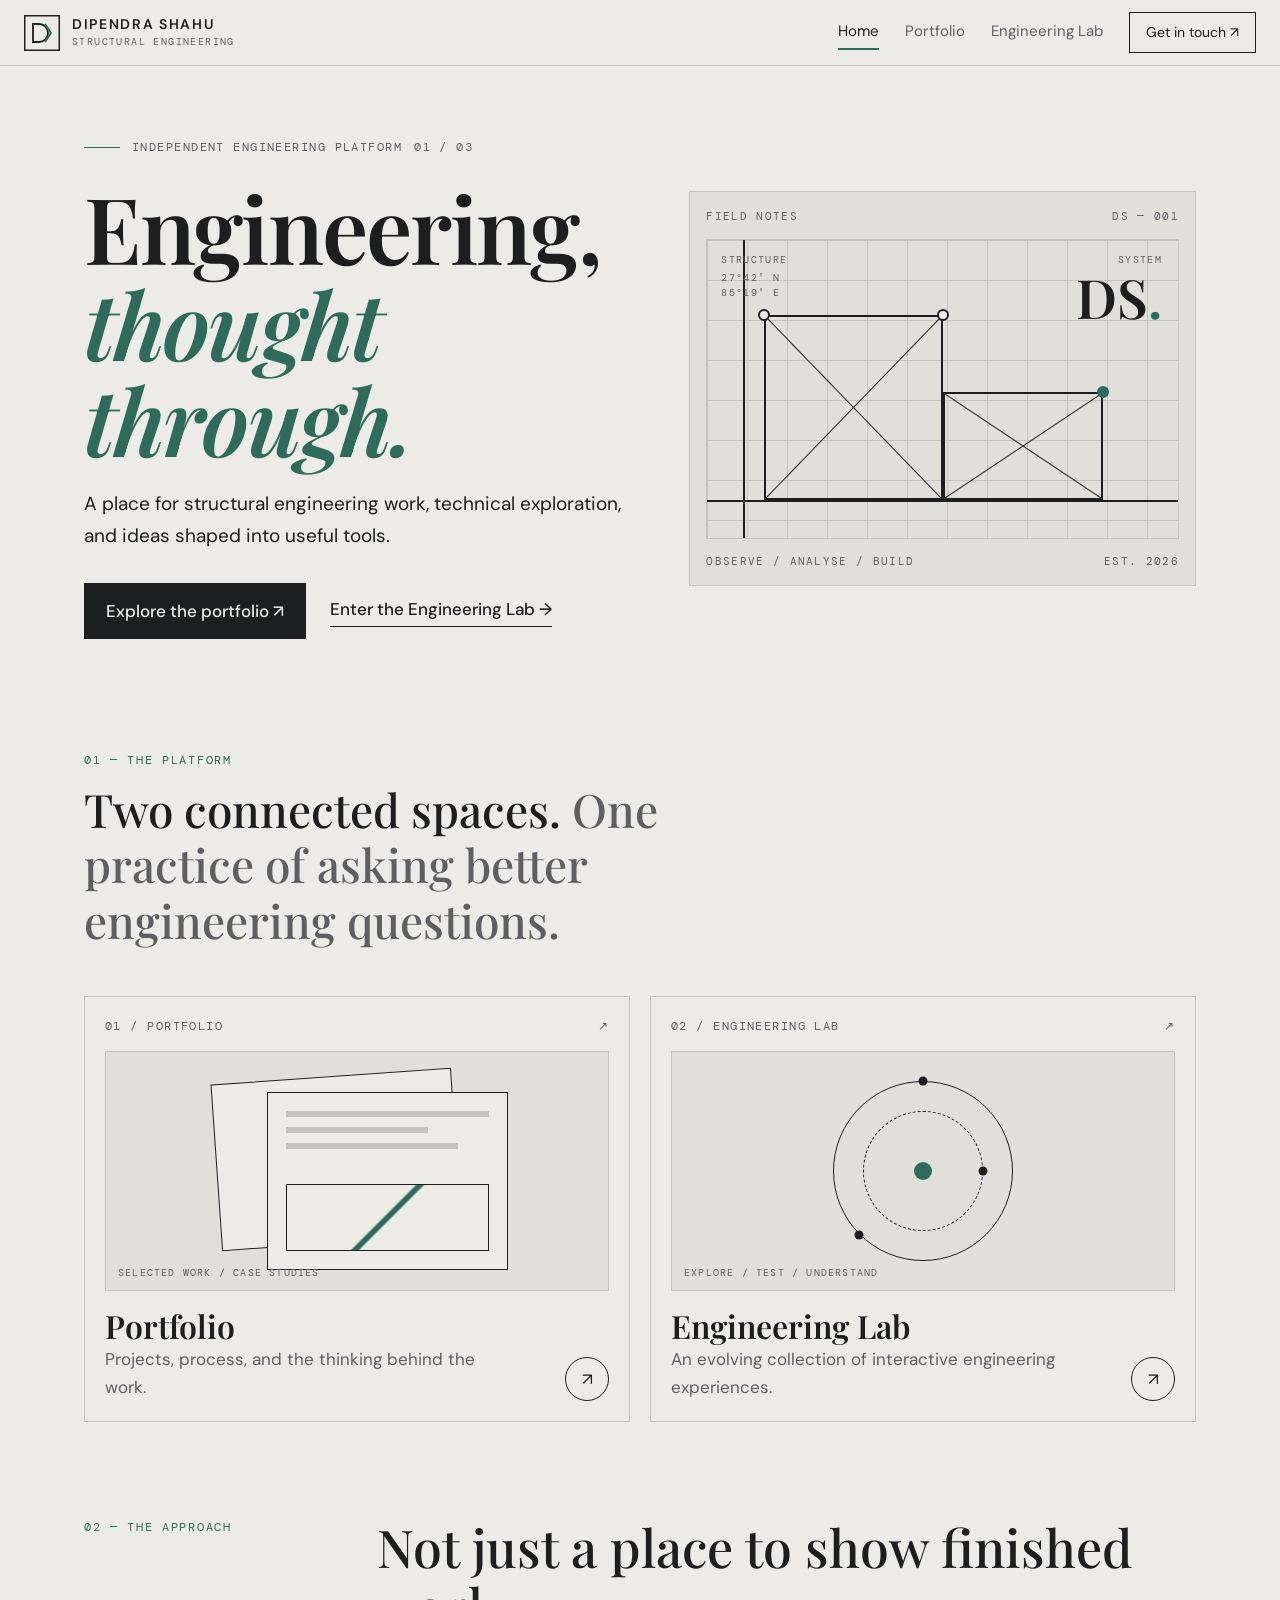
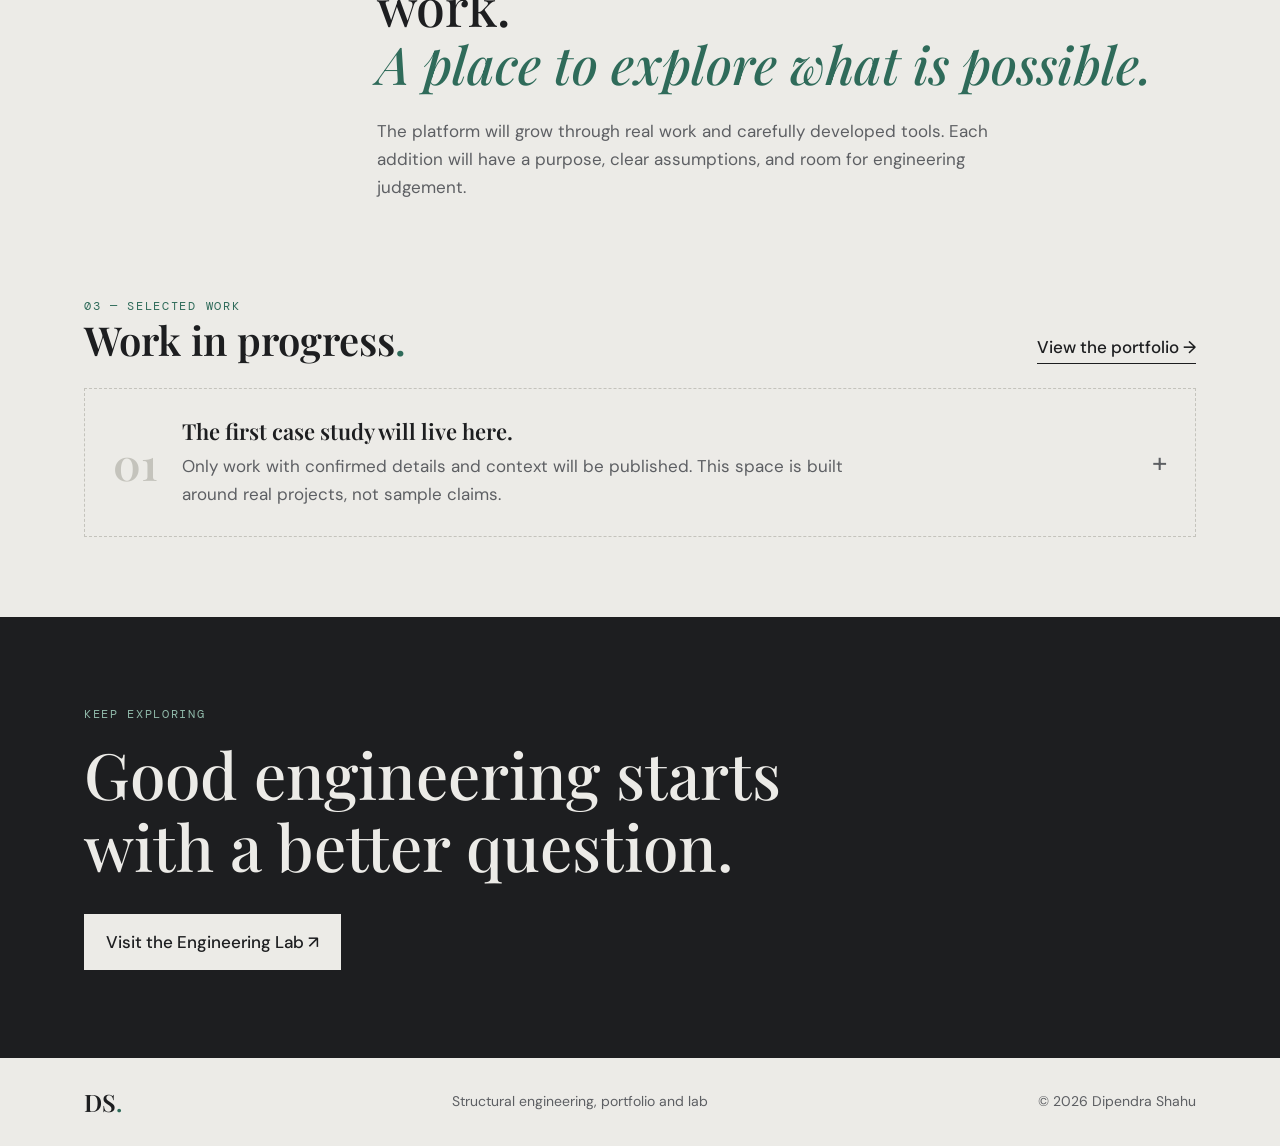
<file: index.html>
<!doctype html>
<html lang="en">
<head>
  <meta charset="utf-8">
  <meta name="viewport" content="width=device-width, initial-scale=1">
  <meta name="theme-color" content="#ecebe7">
  <meta name="description" content="Dipendra Shahu’s engineering portfolio and a growing laboratory of interactive structural engineering ideas.">
  <title>Dipendra Shahu — Structural Engineering</title>
  <link rel="preconnect" href="https://fonts.googleapis.com">
  <link rel="preconnect" href="https://fonts.gstatic.com" crossorigin>
  <link href="https://fonts.googleapis.com/css2?family=DM+Mono:wght@400;500&family=DM+Sans:wght@400;500;600;700&family=Playfair+Display:wght@500;600;700&display=swap" rel="stylesheet">
  <link rel="stylesheet" href="css/style.css">
  <script src="js/main.js" defer></script>
</head>
<body>
  <header class="site-header">
    <a class="brand" href="index.html" aria-label="Dipendra Shahu home">
      <img src="assets/monogram.svg" alt="" class="brand-mark">
      <span class="brand-name">DIPENDRA SHAHU<span class="brand-sub">STRUCTURAL ENGINEERING</span></span>
    </a>
    <button class="menu-toggle" type="button" aria-expanded="false" aria-controls="site-nav" aria-label="Open navigation"><span></span><span></span></button>
    <nav class="site-nav" id="site-nav">
      <a class="nav-link active" href="index.html">Home</a>
      <a class="nav-link" href="portfolio/index.html">Portfolio</a>
      <a class="nav-link" href="lab/index.html">Engineering Lab</a>
      <a class="nav-contact" href="mailto:hello@dipendrashahu.com">Get in touch <span>↗</span></a>
    </nav>
  </header>

  <main>
    <section class="hero page-wrap">
      <div class="hero-copy">
        <p class="eyebrow"><span class="eyebrow-line"></span> INDEPENDENT ENGINEERING PLATFORM <span class="eyebrow-index">01 / 03</span></p>
        <h1>Engineering,<br><em>thought through.</em></h1>
        <p class="hero-intro">A place for structural engineering work, technical exploration, and ideas shaped into useful tools.</p>
        <div class="hero-actions">
          <a class="button button-dark" href="portfolio/index.html">Explore the portfolio <span>↗</span></a>
          <a class="text-link" href="lab/index.html">Enter the Engineering Lab <span>→</span></a>
        </div>
      </div>
      <div class="hero-art" aria-label="Abstract structural study graphic">
        <div class="art-topline"><span>FIELD NOTES</span><span>DS — 001</span></div>
        <div class="art-grid">
          <div class="art-axis axis-x"></div><div class="art-axis axis-y"></div>
          <div class="art-frame frame-one"></div><div class="art-frame frame-two"></div>
          <div class="art-node node-a"></div><div class="art-node node-b"></div><div class="art-node node-c"></div>
          <span class="art-label label-a">STRUCTURE</span><span class="art-label label-b">SYSTEM</span>
          <span class="art-coordinate">27°42′ N<br>85°19′ E</span>
          <span class="art-number">DS<span>.</span></span>
        </div>
        <div class="art-caption"><span>OBSERVE / ANALYSE / BUILD</span><span>EST. 2026</span></div>
      </div>
    </section>

    <section class="intro-strip page-wrap">
      <p class="section-kicker">01 — THE PLATFORM</p>
      <p class="intro-statement">Two connected spaces. <span>One practice of asking better engineering questions.</span></p>
    </section>

    <section class="destination-grid page-wrap">
      <a class="destination-card portfolio-card" href="portfolio/index.html">
        <div class="destination-meta"><span>01 / PORTFOLIO</span><span>↗</span></div>
        <div class="destination-visual portfolio-visual" aria-hidden="true">
          <div class="sheet sheet-back"></div><div class="sheet sheet-front"><i></i><i></i><i></i><b></b></div>
          <span class="visual-caption">SELECTED WORK / CASE STUDIES</span>
        </div>
        <div class="destination-bottom"><div><h2>Portfolio</h2><p>Projects, process, and the thinking behind the work.</p></div><span class="round-arrow">↗</span></div>
      </a>
      <a class="destination-card lab-card" href="lab/index.html">
        <div class="destination-meta"><span>02 / ENGINEERING LAB</span><span>↗</span></div>
        <div class="destination-visual lab-visual" aria-hidden="true">
          <div class="lab-orbit orbit-one"></div><div class="lab-orbit orbit-two"></div><div class="lab-core"></div>
          <span class="lab-point point-one"></span><span class="lab-point point-two"></span><span class="lab-point point-three"></span>
          <span class="visual-caption">EXPLORE / TEST / UNDERSTAND</span>
        </div>
        <div class="destination-bottom"><div><h2>Engineering Lab</h2><p>An evolving collection of interactive engineering experiences.</p></div><span class="round-arrow">↗</span></div>
      </a>
    </section>

    <section class="statement-section page-wrap">
      <p class="section-kicker">02 — THE APPROACH</p>
      <div class="statement-content">
        <h2>Not just a place to show finished work.<br><em>A place to explore what is possible.</em></h2>
        <p>The platform will grow through real work and carefully developed tools. Each addition will have a purpose, clear assumptions, and room for engineering judgement.</p>
      </div>
    </section>

    <section class="work-preview page-wrap">
      <div class="section-heading"><div><p class="section-kicker">03 — SELECTED WORK</p><h2>Work in progress<span>.</span></h2></div><a class="text-link" href="portfolio/index.html">View the portfolio <span>→</span></a></div>
      <div class="empty-work"><span class="empty-index">01</span><div><h3>The first case study will live here.</h3><p>Only work with confirmed details and context will be published. This space is built around real projects, not sample claims.</p></div><span class="empty-mark">+</span></div>
    </section>

    <section class="closing-band">
      <div class="page-wrap closing-inner"><p class="section-kicker">KEEP EXPLORING</p><h2>Good engineering starts<br>with a better question.</h2><a class="button button-light" href="lab/index.html">Visit the Engineering Lab <span>↗</span></a></div>
    </section>
  </main>

  <footer class="site-footer page-wrap">
    <a class="footer-brand" href="index.html">DS<span>.</span></a>
    <p>Structural engineering, portfolio and lab</p>
    <p>© <span data-year>2026</span> Dipendra Shahu</p>
  </footer>
</body>
</html>
</file>
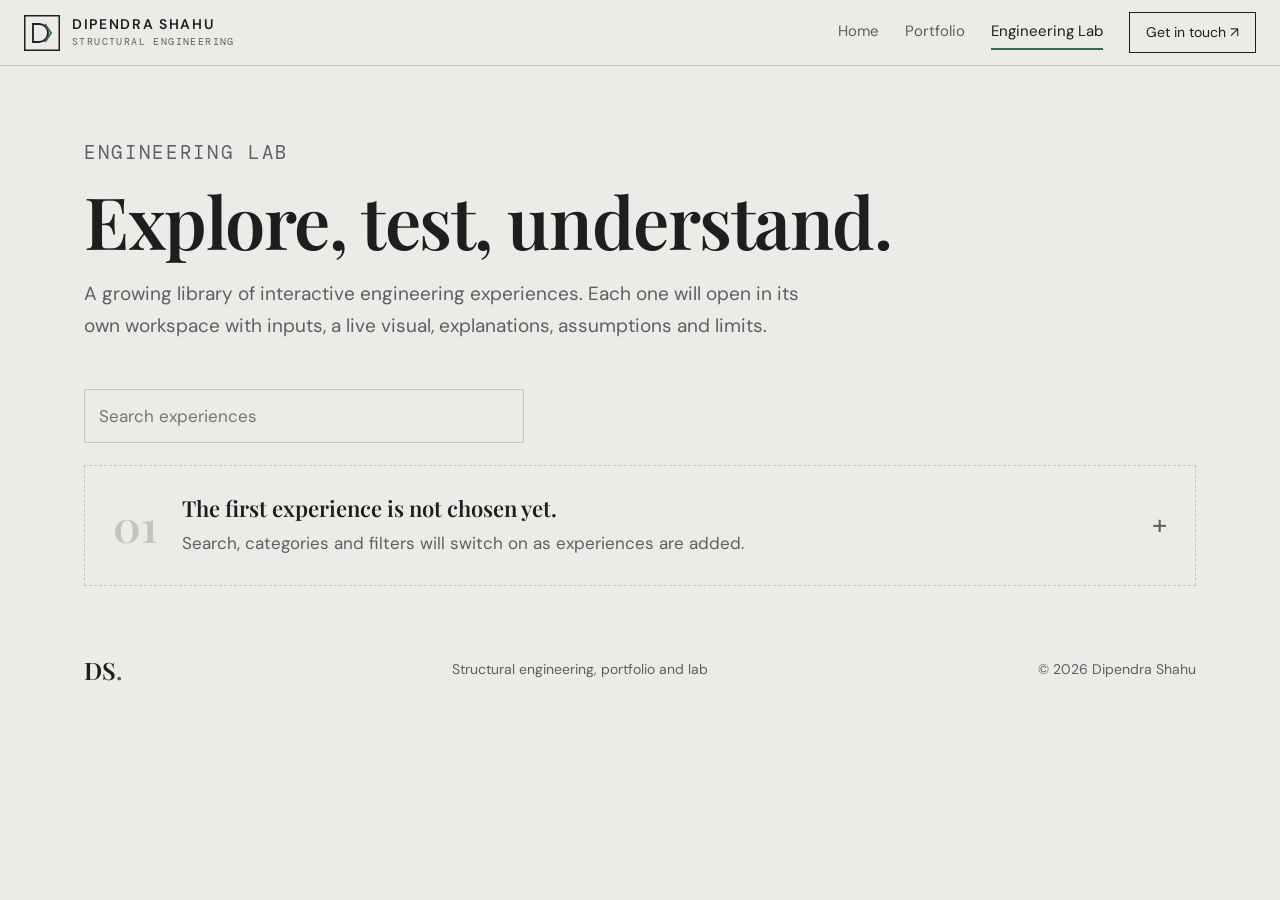
<file: lab/index.html>
<!doctype html>
<html lang="en">
<head>
  <meta charset="utf-8">
  <meta name="viewport" content="width=device-width, initial-scale=1">
  <meta name="theme-color" content="#ecebe7">
  <title>Engineering Lab — Dipendra Shahu</title>
  <link rel="preconnect" href="https://fonts.googleapis.com">
  <link rel="preconnect" href="https://fonts.gstatic.com" crossorigin>
  <link href="https://fonts.googleapis.com/css2?family=DM+Mono:wght@400;500&family=DM+Sans:wght@400;500;600;700&family=Playfair+Display:wght@500;600;700&display=swap" rel="stylesheet">
  <link rel="stylesheet" href="../css/style.css">
  <script src="../js/main.js" defer></script>
</head>
<body>
  <header class="site-header">
    <a class="brand" href="../index.html" aria-label="Dipendra Shahu home">
      <img src="../assets/monogram.svg" alt="" class="brand-mark">
      <span class="brand-name">DIPENDRA SHAHU<span class="brand-sub">STRUCTURAL ENGINEERING</span></span>
    </a>
    <button class="menu-toggle" type="button" aria-expanded="false" aria-controls="site-nav" aria-label="Open navigation"><span></span><span></span></button>
    <nav class="site-nav" id="site-nav">
      <a class="nav-link" href="../index.html">Home</a>
      <a class="nav-link" href="../portfolio/index.html">Portfolio</a>
      <a class="nav-link active" href="../lab/index.html">Engineering Lab</a>
      <a class="nav-contact" href="mailto:hello@dipendrashahu.com">Get in touch <span>↗</span></a>
    </nav>
  </header>
  <main>
    <section class="page-head page-wrap"><p class="section-kicker">ENGINEERING LAB</p><h1>Explore, test, understand.</h1><p>A growing library of interactive engineering experiences. Each one will open in its own workspace with inputs, a live visual, explanations, assumptions and limits.</p></section>
    <section class="page-block page-wrap"><label for="q" style="position:absolute;left:-9999px">Search the lab</label><input id="q" class="lab-search" type="search" placeholder="Search experiences" disabled><div class="empty-work"><span class="empty-index">01</span><div><h3>The first experience is not chosen yet.</h3><p>Search, categories and filters will switch on as experiences are added.</p></div><span class="empty-mark">+</span></div></section>
  </main>
  <footer class="site-footer page-wrap">
    <a class="footer-brand" href="../index.html">DS<span>.</span></a>
    <p>Structural engineering, portfolio and lab</p>
    <p>© <span data-year>2026</span> Dipendra Shahu</p>
  </footer>
</body>
</html>
</file>
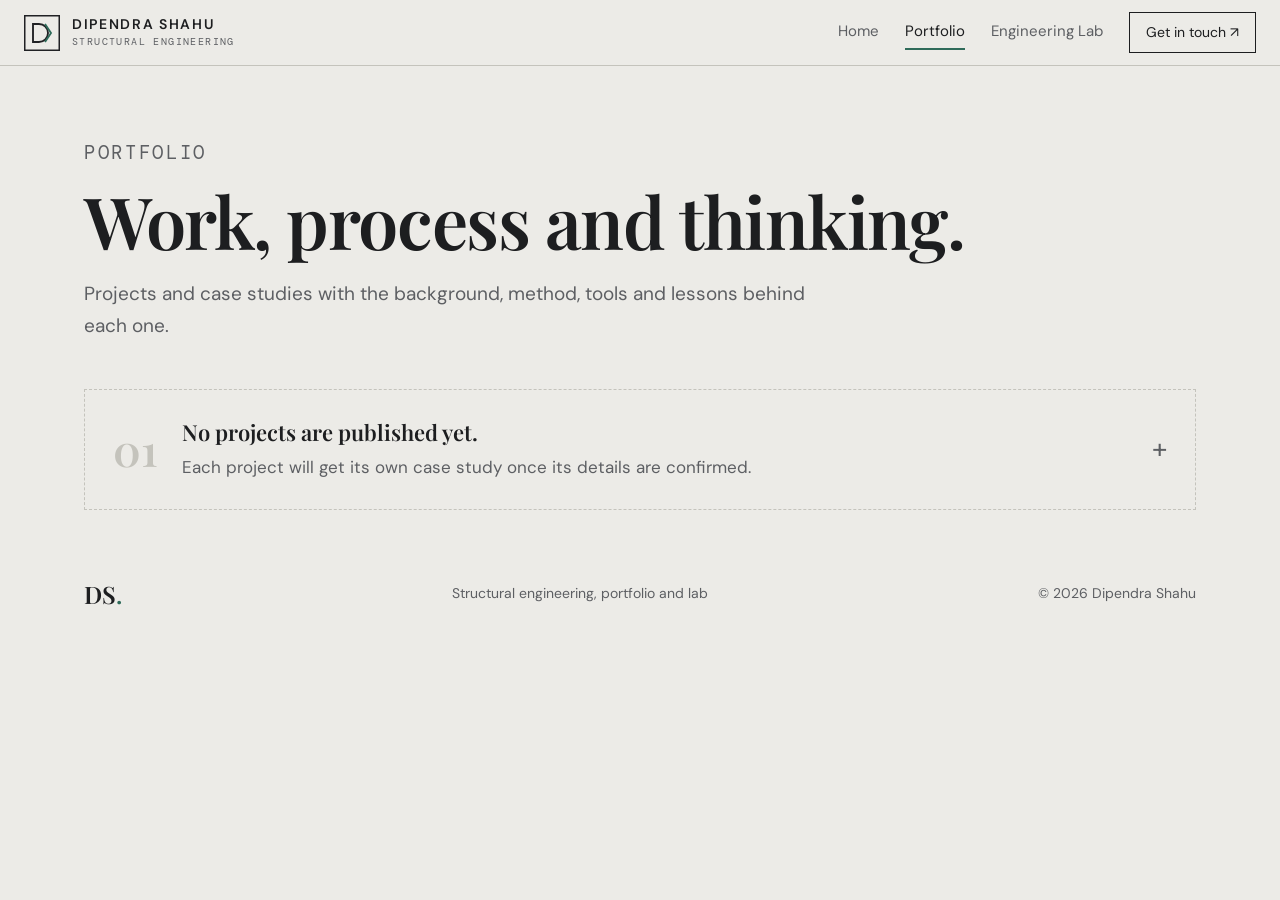
<file: portfolio/index.html>
<!doctype html>
<html lang="en">
<head>
  <meta charset="utf-8">
  <meta name="viewport" content="width=device-width, initial-scale=1">
  <meta name="theme-color" content="#ecebe7">
  <title>Portfolio — Dipendra Shahu</title>
  <link rel="preconnect" href="https://fonts.googleapis.com">
  <link rel="preconnect" href="https://fonts.gstatic.com" crossorigin>
  <link href="https://fonts.googleapis.com/css2?family=DM+Mono:wght@400;500&family=DM+Sans:wght@400;500;600;700&family=Playfair+Display:wght@500;600;700&display=swap" rel="stylesheet">
  <link rel="stylesheet" href="../css/style.css">
  <script src="../js/main.js" defer></script>
</head>
<body>
  <header class="site-header">
    <a class="brand" href="../index.html" aria-label="Dipendra Shahu home">
      <img src="../assets/monogram.svg" alt="" class="brand-mark">
      <span class="brand-name">DIPENDRA SHAHU<span class="brand-sub">STRUCTURAL ENGINEERING</span></span>
    </a>
    <button class="menu-toggle" type="button" aria-expanded="false" aria-controls="site-nav" aria-label="Open navigation"><span></span><span></span></button>
    <nav class="site-nav" id="site-nav">
      <a class="nav-link" href="../index.html">Home</a>
      <a class="nav-link active" href="../portfolio/index.html">Portfolio</a>
      <a class="nav-link" href="../lab/index.html">Engineering Lab</a>
      <a class="nav-contact" href="mailto:hello@dipendrashahu.com">Get in touch <span>↗</span></a>
    </nav>
  </header>
  <main>
    <section class="page-head page-wrap"><p class="section-kicker">PORTFOLIO</p><h1>Work, process and thinking.</h1><p>Projects and case studies with the background, method, tools and lessons behind each one.</p></section>
    <section class="page-block page-wrap"><div class="empty-work"><span class="empty-index">01</span><div><h3>No projects are published yet.</h3><p>Each project will get its own case study once its details are confirmed.</p></div><span class="empty-mark">+</span></div></section>
  </main>
  <footer class="site-footer page-wrap">
    <a class="footer-brand" href="../index.html">DS<span>.</span></a>
    <p>Structural engineering, portfolio and lab</p>
    <p>© <span data-year>2026</span> Dipendra Shahu</p>
  </footer>
</body>
</html>
</file>
<file: css/style.css>
:root{--paper:#ecebe7;--paper2:#e0dfd9;--ink:#1d1e20;--mute:#5d5f63;--line:#c4c3bc;--accent:#2f6b5a;--serif:"Playfair Display",Georgia,serif;--sans:"DM Sans",system-ui,sans-serif;--mono:"DM Mono",ui-monospace,monospace}
*{box-sizing:border-box;margin:0;padding:0}
body{background:var(--paper);color:var(--ink);font:17px/1.65 var(--sans);-webkit-font-smoothing:antialiased}
a{color:inherit;text-decoration:none}
:focus-visible{outline:3px solid var(--accent);outline-offset:3px}
.page-wrap{max-width:1160px;margin:0 auto;padding-left:24px;padding-right:24px}
.site-header{position:sticky;top:0;z-index:20;background:var(--paper);border-bottom:1px solid var(--line);display:flex;align-items:center;justify-content:space-between;flex-wrap:wrap;padding:12px 24px}
.brand{display:flex;align-items:center;gap:12px}
.brand-mark{width:36px;height:36px}
.brand-name{display:flex;flex-direction:column;font:600 14px/1.25 var(--sans);letter-spacing:.12em}
.brand-sub{font:400 10px/1.5 var(--mono);letter-spacing:.14em;color:var(--mute)}
.menu-toggle{display:none;background:none;border:1px solid var(--line);padding:8px 10px;cursor:pointer}
.menu-toggle span{display:block;width:22px;height:2px;background:var(--ink);margin:5px 0}
.site-nav{display:flex;align-items:center;gap:26px}
.nav-link{font-size:15px;color:var(--mute);padding:4px 0;border-bottom:2px solid transparent}
.nav-link:hover,.nav-link.active{color:var(--ink);border-color:var(--accent)}
.nav-contact{font-size:14px;border:1px solid var(--ink);padding:8px 16px;transition:.2s}
.nav-contact:hover{background:var(--ink);color:var(--paper)}
.hero{display:grid;gap:48px;padding-top:72px;padding-bottom:56px;align-items:center}
.eyebrow{display:flex;align-items:center;gap:12px;flex-wrap:wrap;font:400 12px/1.6 var(--mono);letter-spacing:.12em;color:var(--mute)}
.eyebrow-line{width:36px;height:1px;background:var(--accent)}
.hero h1{font:600 clamp(44px,8vw,92px)/1.04 var(--serif);letter-spacing:-.02em;margin:22px 0}
.hero h1 em,.statement-content em{font-style:italic;color:var(--accent)}
.hero-intro{max-width:46ch;font-size:19px}
.hero-actions{display:flex;flex-wrap:wrap;align-items:center;gap:24px;margin-top:32px}
.button{display:inline-block;padding:14px 22px;font-weight:500;transition:.2s}
.button-dark{background:var(--ink);color:var(--paper)}
.button-dark:hover{background:var(--accent)}
.button-light{background:var(--paper);color:var(--ink)}
.button-light:hover{background:var(--accent);color:var(--paper)}
.text-link{font-weight:500;border-bottom:1px solid currentColor;padding-bottom:2px}
.text-link:hover{color:var(--accent)}
.hero-art{border:1px solid var(--line);background:var(--paper2);padding:16px;font:400 11px/1.5 var(--mono);letter-spacing:.12em;color:var(--mute)}
.art-topline,.art-caption{display:flex;justify-content:space-between;gap:12px}
.art-grid{position:relative;height:300px;margin:14px 0;border:1px solid var(--line);overflow:hidden;background-image:linear-gradient(var(--line) 1px,transparent 1px),linear-gradient(90deg,var(--line) 1px,transparent 1px);background-size:40px 40px}
.art-axis{position:absolute;background:var(--ink)}
.axis-x{left:0;right:0;bottom:36px;height:2px}
.axis-y{left:36px;top:0;bottom:0;width:2px}
.art-frame{position:absolute;bottom:38px;border:2px solid var(--ink);background:linear-gradient(to top right,transparent calc(50% - 1px),var(--ink) 50%,transparent calc(50% + 1px)),linear-gradient(to top left,transparent calc(50% - 1px),var(--ink) 50%,transparent calc(50% + 1px))}
.frame-one{left:12%;width:38%;height:62%}
.frame-two{left:50%;width:34%;height:36%}
.art-node{position:absolute;width:12px;height:12px;border-radius:50%;background:var(--paper);border:2px solid var(--ink)}
.node-a{left:calc(12% - 6px);bottom:calc(38px + 62% - 6px)}
.node-b{left:calc(50% - 6px);bottom:calc(38px + 62% - 6px)}
.node-c{left:calc(84% - 6px);bottom:calc(38px + 36% - 6px);background:var(--accent);border-color:var(--accent)}
.art-label{position:absolute;font-size:10px}
.label-a{left:14px;top:12px}.label-b{right:16px;top:12px}
.art-coordinate{position:absolute;left:14px;top:30px;font-size:10px}
.art-number{position:absolute;right:16px;top:30px;font:600 54px/1 var(--serif);color:var(--ink);letter-spacing:0}
.art-number span,.footer-brand span,.section-heading h2 span{color:var(--accent)}
.intro-strip{padding-top:56px;padding-bottom:24px}
.section-kicker{font:400 12px/1.6 var(--mono);letter-spacing:.14em;color:var(--accent)}
.intro-statement{font:500 clamp(26px,4.4vw,46px)/1.2 var(--serif);max-width:26ch;margin-top:12px}
.intro-statement span{color:var(--mute)}
.destination-grid{display:grid;gap:20px;padding-top:24px;padding-bottom:24px}
.destination-card{display:flex;flex-direction:column;border:1px solid var(--line);padding:20px;transition:background .2s}
.destination-card:hover{background:var(--paper2)}
.destination-meta{display:flex;justify-content:space-between;font:400 12px/1.5 var(--mono);letter-spacing:.12em;color:var(--mute)}
.destination-visual{position:relative;height:240px;margin:16px 0;background:var(--paper2);border:1px solid var(--line);overflow:hidden}
.destination-card:hover .destination-visual{background:var(--paper)}
.visual-caption{position:absolute;left:12px;bottom:10px;font:400 10px/1.4 var(--mono);letter-spacing:.12em;color:var(--mute)}
.sheet{position:absolute;background:var(--paper);border:1px solid var(--ink)}
.sheet-back{left:22%;top:24px;width:48%;height:70%;transform:rotate(-4deg)}
.sheet-front{left:32%;top:40px;width:48%;height:75%;padding:18px;display:flex;flex-direction:column;gap:10px}
.sheet i{display:block;height:6px;background:var(--line)}
.sheet i:nth-child(2){width:70%}.sheet i:nth-child(3){width:85%}
.sheet b{display:block;margin-top:auto;height:48%;border:1px solid var(--ink);background:linear-gradient(135deg,transparent 48%,var(--accent) 49%,var(--accent) 51%,transparent 52%)}
.lab-orbit{position:absolute;left:50%;top:50%;border-radius:50%;transform:translate(-50%,-50%);border:1px solid var(--ink)}
.orbit-one{width:180px;height:180px}.orbit-two{width:120px;height:120px;border-style:dashed}
.lab-core{position:absolute;left:50%;top:50%;width:18px;height:18px;border-radius:50%;background:var(--accent);transform:translate(-50%,-50%)}
.lab-point{position:absolute;width:9px;height:9px;border-radius:50%;background:var(--ink);transform:translate(-50%,-50%)}
.point-one{left:50%;top:calc(50% - 90px)}.point-two{left:calc(50% + 60px);top:50%}.point-three{left:calc(50% - 64px);top:calc(50% + 64px)}
.destination-bottom{display:flex;justify-content:space-between;align-items:flex-end;gap:16px}
.destination-bottom h2{font:600 32px/1.2 var(--serif)}
.destination-bottom p{color:var(--mute);max-width:34ch}
.round-arrow{flex:none;display:grid;place-items:center;width:44px;height:44px;border:1px solid var(--ink);border-radius:50%;transition:.2s}
.destination-card:hover .round-arrow{background:var(--ink);color:var(--paper)}
.statement-section{display:grid;gap:20px;padding-top:72px;padding-bottom:72px}
.statement-content h2{font:500 clamp(28px,4.4vw,52px)/1.12 var(--serif)}
.statement-content p{color:var(--mute);max-width:56ch;margin-top:24px}
.work-preview{padding-top:24px;padding-bottom:56px}
.section-heading{display:flex;justify-content:space-between;align-items:flex-end;flex-wrap:wrap;gap:16px;margin-bottom:24px}
.section-heading h2{font:600 clamp(28px,4vw,40px)/1.2 var(--serif)}
.empty-work{display:grid;grid-template-columns:auto 1fr auto;align-items:center;gap:24px;border:1px dashed var(--line);padding:28px}
.empty-index{font:600 44px/1 var(--serif);color:var(--line)}
.empty-work h3{font:600 22px/1.3 var(--serif);margin-bottom:6px}
.empty-work p{color:var(--mute);max-width:60ch}
.empty-mark{font-size:28px;color:var(--mute)}
.closing-band{background:var(--ink);color:var(--paper);padding:88px 0;margin-top:24px}
.closing-band .section-kicker{color:#8fb8a8}
.closing-band h2{font:500 clamp(32px,5.5vw,64px)/1.12 var(--serif);margin:14px 0 32px}
.site-footer{display:flex;flex-wrap:wrap;justify-content:space-between;align-items:center;gap:16px;padding-top:32px;padding-bottom:32px;font-size:14px;color:var(--mute)}
.footer-brand{font:600 24px/1 var(--serif);color:var(--ink)}
.page-head{padding-top:72px;padding-bottom:24px}
.page-head h1{font:600 clamp(40px,7vw,72px)/1.08 var(--serif);letter-spacing:-.02em;margin:14px 0 18px}
.page-head p{max-width:58ch;color:var(--mute);font-size:19px}
.page-block{padding-top:24px;padding-bottom:40px}
.lab-search{width:100%;max-width:440px;padding:12px 14px;margin-bottom:22px;border:1px solid var(--line);background:var(--paper);font:inherit}
@media(min-width:900px){.hero{grid-template-columns:1.1fr 1fr}.statement-section{grid-template-columns:1fr 3fr}}
@media(min-width:820px){.destination-grid{grid-template-columns:1fr 1fr}}
@media(max-width:819px){.menu-toggle{display:block}.site-nav{display:none;width:100%;flex-direction:column;align-items:flex-start;gap:14px;padding:16px 0 8px}.site-nav.open{display:flex}}
@media(max-width:600px){.empty-work{grid-template-columns:1fr}.empty-mark{display:none}}
@media(prefers-reduced-motion:reduce){*{transition:none!important}}
</file>
